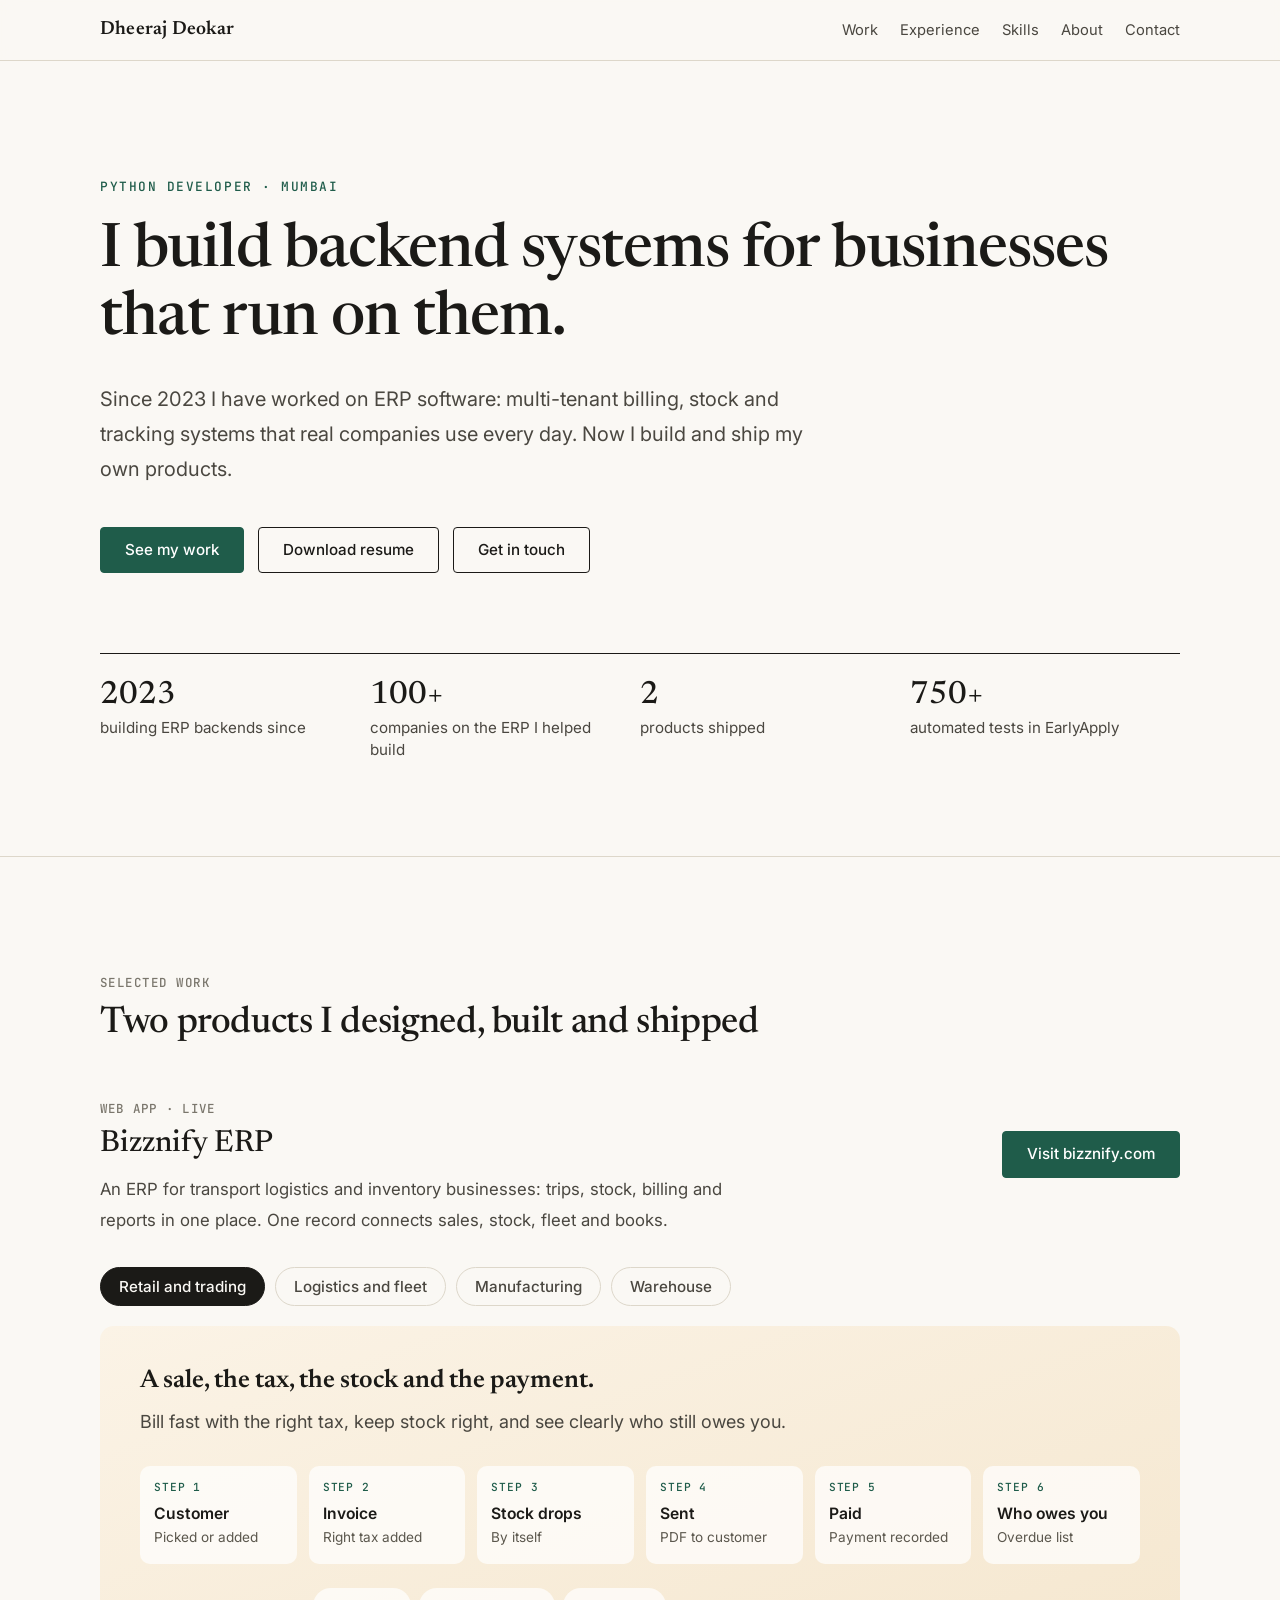
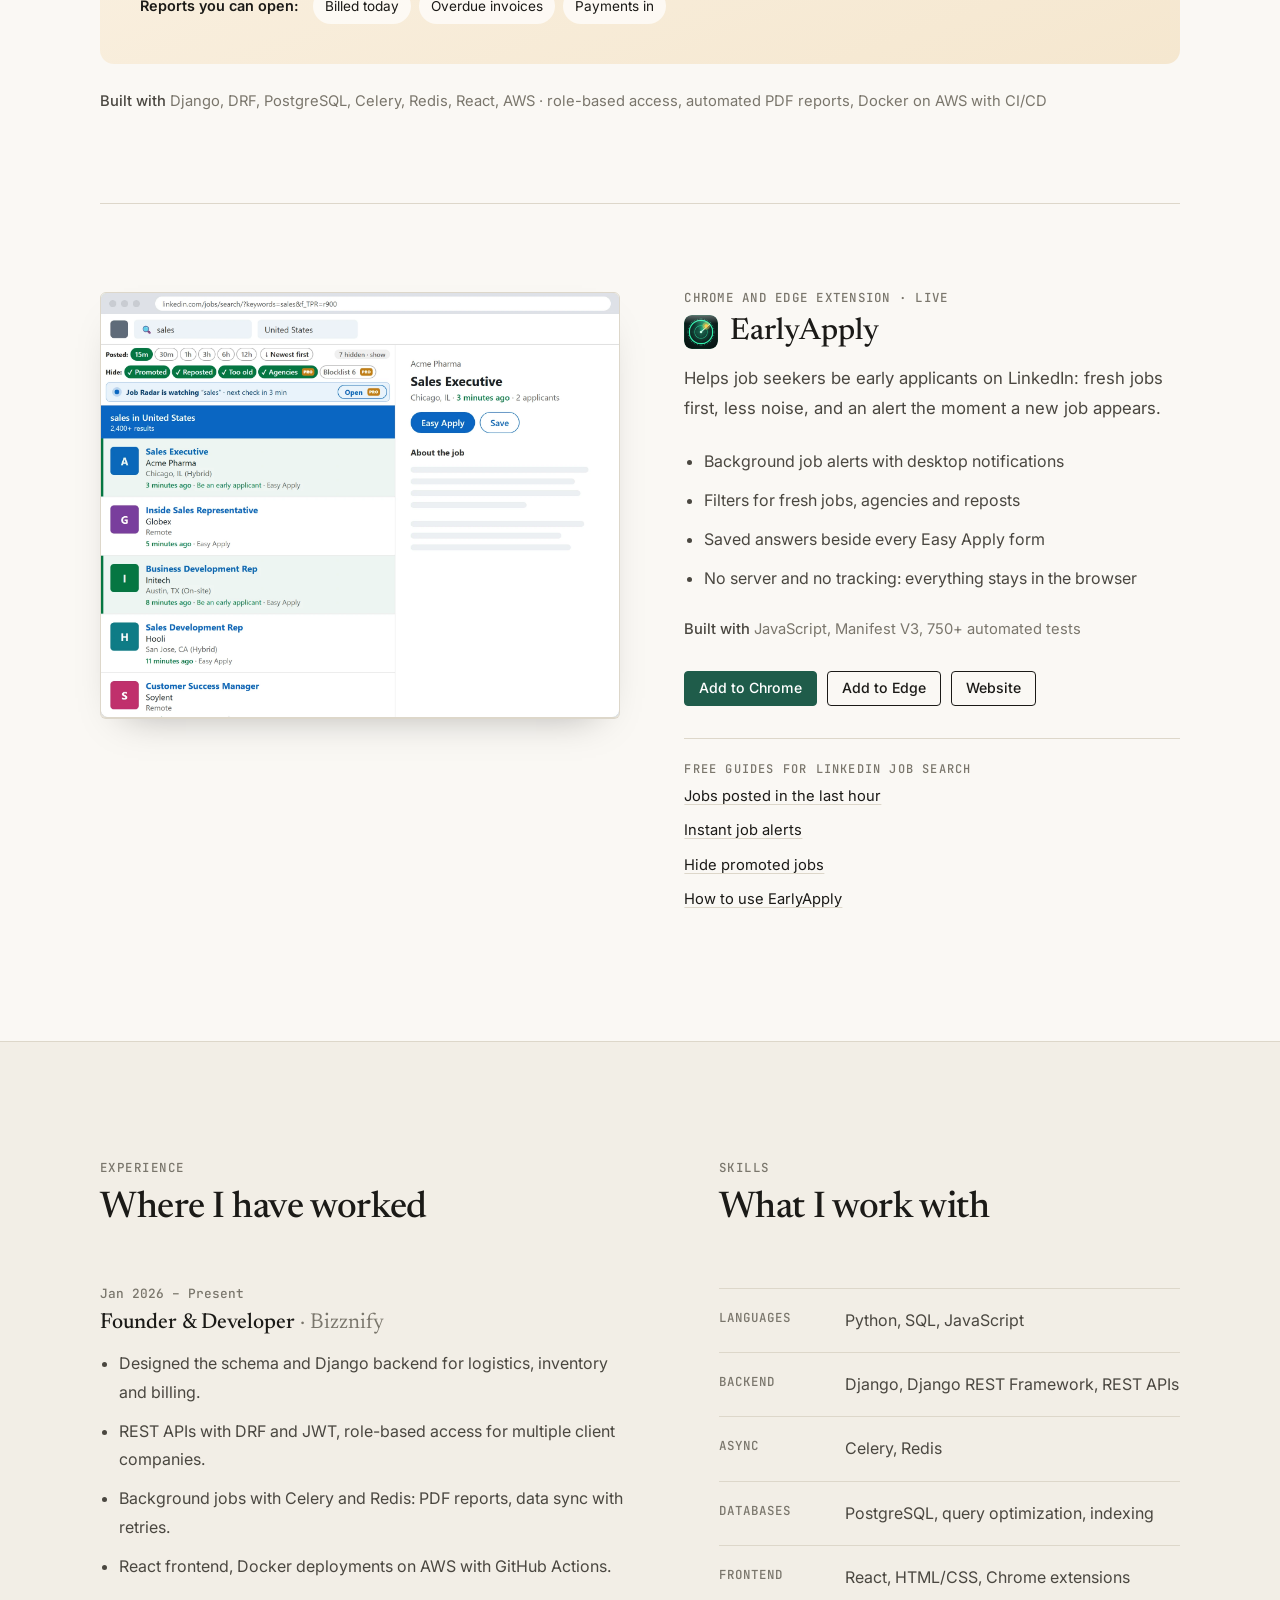
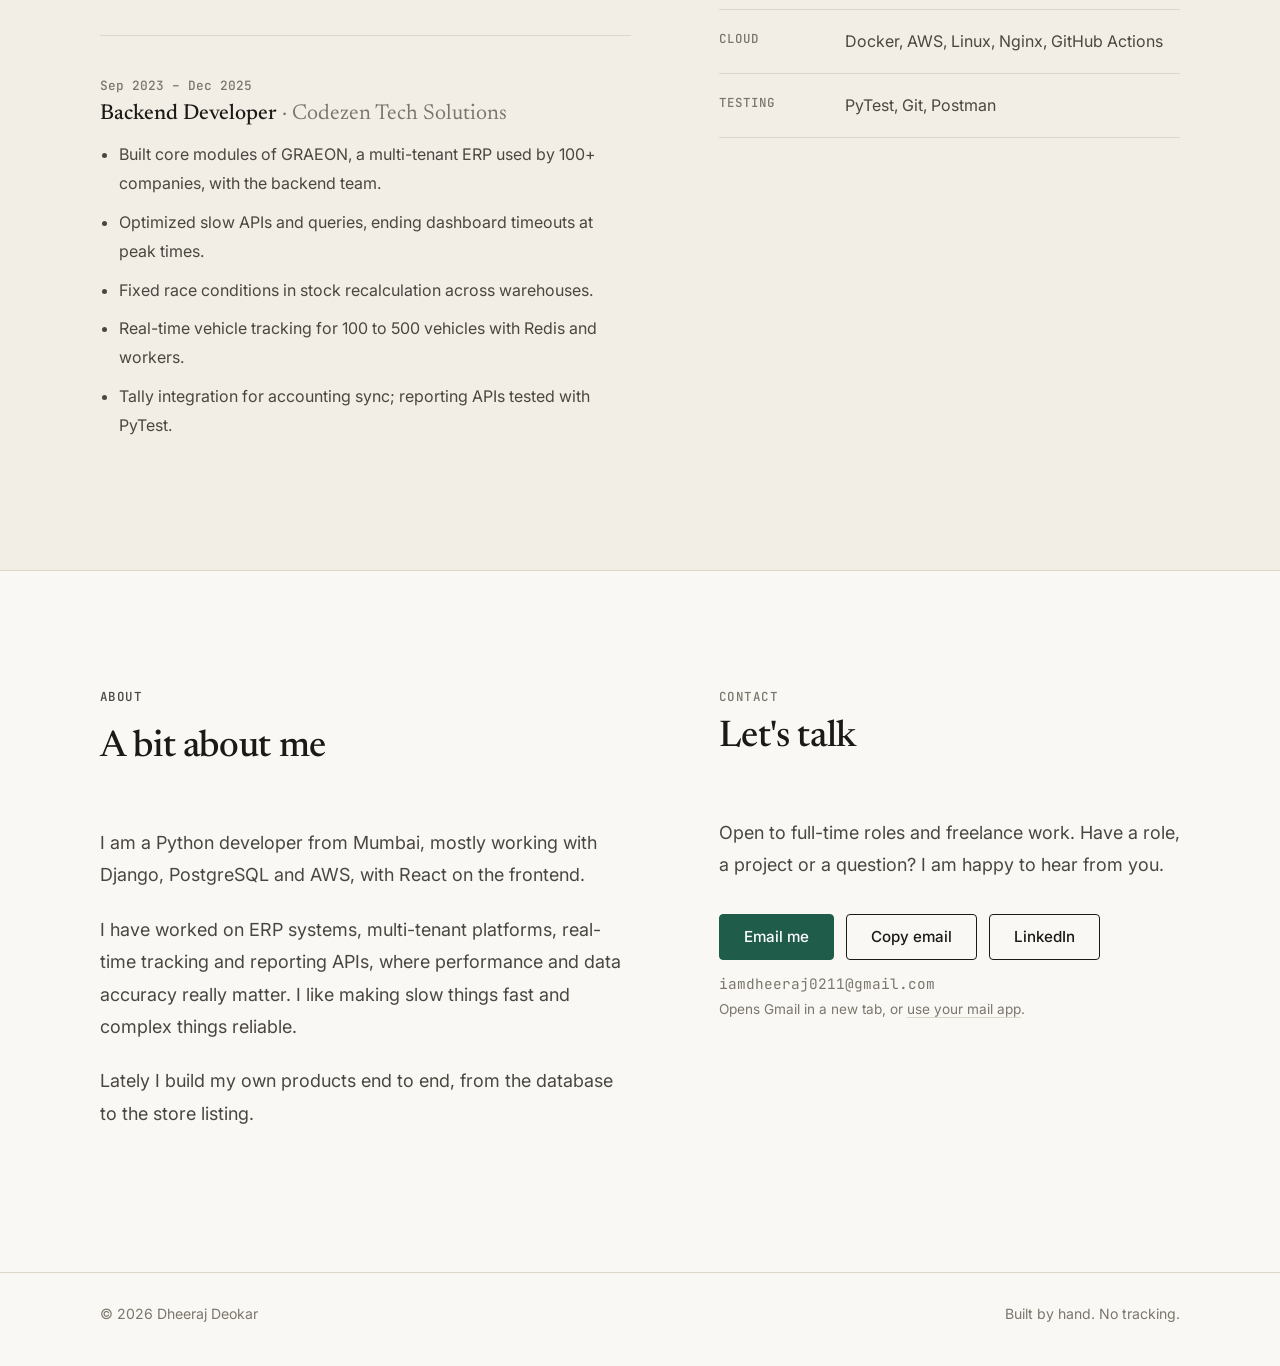
<file: index.html>
<!doctype html>
<html lang="en">
<head>
  <meta charset="utf-8">
  <meta name="viewport" content="width=device-width, initial-scale=1">
  <title>Dheeraj Deokar · Python Developer</title>
  <meta name="description" content="Dheeraj Deokar, Python developer from Mumbai working with Django, PostgreSQL, React and AWS. Builder of EarlyApply and Bizznify.">
  <meta name="theme-color" content="#faf8f4">
  <link rel="icon" href="assets/favicon.svg" type="image/svg+xml">
  <link rel="canonical" href="https://iamdheeraj0211.github.io/">
  <meta property="og:type" content="website">
  <meta property="og:title" content="Dheeraj Deokar · Python Developer">
  <meta property="og:description" content="Python developer working with Django, PostgreSQL, React and AWS. Builder of EarlyApply and Bizznify.">
  <meta property="og:url" content="https://iamdheeraj0211.github.io/">
  <meta property="og:image" content="https://iamdheeraj0211.github.io/assets/og.png">
  <meta name="twitter:card" content="summary_large_image">
  <meta name="twitter:title" content="Dheeraj Deokar · Python Developer">
  <meta name="twitter:description" content="Python developer working with Django, PostgreSQL, React and AWS. Builder of EarlyApply and Bizznify.">
  <meta name="twitter:image" content="https://iamdheeraj0211.github.io/assets/og.png">
  <script type="application/ld+json">
  {"@context":"https://schema.org","@type":"Person","name":"Dheeraj Deokar","url":"https://iamdheeraj0211.github.io/","jobTitle":"Python Developer","address":{"@type":"PostalAddress","addressLocality":"Mumbai","addressCountry":"IN"},"sameAs":["https://www.linkedin.com/in/iamdheeraj0211/"],"knowsAbout":["Python","Django","PostgreSQL","React","AWS"]}
  </script>
  <link rel="preconnect" href="https://fonts.googleapis.com">
  <link rel="preconnect" href="https://fonts.gstatic.com" crossorigin>
  <link href="https://fonts.googleapis.com/css2?family=Inter:wght@400;500;600&family=JetBrains+Mono:wght@400;500&family=Newsreader:opsz,wght@6..72,400;6..72,500;6..72,600&display=swap" rel="stylesheet">
  <link rel="stylesheet" href="styles.css?v=6">
  <script>document.documentElement.classList.add('js');</script>
</head>
<body>
  <a class="skip" href="#main">Skip to content</a>

  <header class="nav" id="top">
    <div class="wrap nav__inner">
      <a class="nav__brand" href="#top" aria-label="Dheeraj Deokar, back to top">Dheeraj Deokar</a>
      <nav aria-label="Sections">
        <ul class="nav__links">
          <li><a href="#products">Work</a></li>
          <li><a href="#experience">Experience</a></li>
          <li><a href="#skills">Skills</a></li>
          <li><a href="#about">About</a></li>
          <li><a href="#contact">Contact</a></li>
        </ul>
      </nav>
    </div>
  </header>

  <main id="main">
    <section class="hero" aria-labelledby="hero-title">
      <div class="wrap">
        <p class="hero__label reveal">Python developer · Mumbai</p>
        <h1 id="hero-title" class="hero__title reveal">I build backend systems for businesses that run on them.</h1>
        <p class="hero__lead reveal">Since 2023 I have worked on ERP software: multi-tenant billing, stock and tracking systems that real companies use every day. Now I build and ship my own products.</p>
        <div class="hero__actions reveal">
          <a class="btn btn--primary" href="#products">See my work</a>
          <a class="btn" href="resume.pdf" download="Dheeraj-Deokar-Resume.pdf" data-resume hidden>Download resume</a>
          <a class="btn" href="#contact">Get in touch</a>
        </div>
        <ul class="facts reveal" aria-label="Highlights">
          <li><strong>2023</strong>building ERP backends since</li>
          <li><strong>100+</strong>companies on the ERP I helped build</li>
          <li><strong>2</strong>products shipped</li>
          <li><strong>750+</strong>automated tests in EarlyApply</li>
        </ul>
      </div>
    </section>

    <section class="section" id="products" aria-labelledby="products-title">
      <div class="wrap">
        <p class="eyebrow reveal">Selected work</p>
        <h2 id="products-title" class="section__title reveal">Two products I designed, built and shipped</h2>

        <article class="work work--solo reveal" aria-labelledby="bz-title">
          <div class="work__head">
            <div>
              <p class="work__kind">Web app · Live</p>
              <h3 id="bz-title" class="work__name">Bizznify ERP</h3>
              <p class="work__lead">An ERP for transport logistics and inventory businesses: trips, stock, billing and reports in one place. One record connects sales, stock, fleet and books.</p>
            </div>
            <a class="btn btn--primary" href="https://www.bizznify.com" rel="noopener">Visit bizznify.com</a>
          </div>
          <div class="ftabs" role="tablist" aria-label="Business type">
          <button type="button" role="tab" id="ft-retail" aria-controls="fp-retail" aria-selected="true">Retail and trading</button>
          <button type="button" role="tab" id="ft-log" aria-controls="fp-log" aria-selected="false">Logistics and fleet</button>
          <button type="button" role="tab" id="ft-mfg" aria-controls="fp-mfg" aria-selected="false">Manufacturing</button>
          <button type="button" role="tab" id="ft-wh" aria-controls="fp-wh" aria-selected="false">Warehouse</button>
          </div>
        <div class="fpanel" id="fp-retail" role="tabpanel" aria-labelledby="ft-retail" style="--t1:#FBF3E6;--t2:#F5E7CF">
          <h4>A sale, the tax, the stock and the payment.</h4>
          <p>Bill fast with the right tax, keep stock right, and see clearly who still owes you.</p>
          <ol class="flow">
            <li><span class="m">step 1</span><span class="t">Customer</span><span class="d">Picked or added</span></li>
            <li><span class="m">step 2</span><span class="t">Invoice</span><span class="d">Right tax added</span></li>
            <li><span class="m">step 3</span><span class="t">Stock drops</span><span class="d">By itself</span></li>
            <li><span class="m">step 4</span><span class="t">Sent</span><span class="d">PDF to customer</span></li>
            <li><span class="m">step 5</span><span class="t">Paid</span><span class="d">Payment recorded</span></li>
            <li><span class="m">step 6</span><span class="t">Who owes you</span><span class="d">Overdue list</span></li>
          </ol>
          <div class="freports"><b>Reports you can open:</b><span>Billed today</span><span>Overdue invoices</span><span>Payments in</span></div>
        </div>
        <div class="fpanel" id="fp-log" role="tabpanel" aria-labelledby="ft-log" style="--t1:#F1EEFB;--t2:#E4DEF6">
          <h4>An order goes out on your own truck.</h4>
          <p>The dispatch, the trip and the freight invoice come from the same record. Nothing is typed twice.</p>
          <ol class="flow">
            <li><span class="m">step 1</span><span class="t">Order in</span><span class="d">Customer orders 6,000 L</span></li>
            <li><span class="m">step 2</span><span class="t">Truck loaded</span><span class="d">Dispatch · stock out</span></li>
            <li><span class="m">step 3</span><span class="t">Trip started</span><span class="d">TRP-00208 · driver assigned</span></li>
            <li><span class="m">step 4</span><span class="t">Delivered</span><span class="d">Proof of delivery</span></li>
            <li><span class="m">step 5</span><span class="t">Billed</span><span class="d">Bill Trip · freight invoice</span></li>
            <li><span class="m">step 6</span><span class="t">Trip completed</span><span class="d">Expense vs revenue</span></li>
          </ol>
          <div class="freports"><b>Reports you can open:</b><span>Cost per KM</span><span>Revenue per trip</span><span>Vehicle documents expiring</span></div>
        </div>
        <div class="fpanel" id="fp-mfg" role="tabpanel" aria-labelledby="ft-mfg" style="--t1:#EAF2FB;--t2:#DCE8F6">
          <h4>An order becomes a product, then a bill.</h4>
          <p>Raw material in, finished goods out, and the real cost of each unit worked out.</p>
          <ol class="flow">
            <li><span class="m">step 1</span><span class="t">Order in</span><span class="d">200 × Grease 5 kg</span></li>
            <li><span class="m">step 2</span><span class="t">Materials checked</span><span class="d">Bill of materials</span></li>
            <li><span class="m">step 3</span><span class="t">Production run</span><span class="d">Run PR-31</span></li>
            <li><span class="m">step 4</span><span class="t">Into stock</span><span class="d">Finished goods +200</span></li>
            <li><span class="m">step 5</span><span class="t">Invoiced</span><span class="d">Tax added</span></li>
            <li><span class="m">step 6</span><span class="t">Cost known</span><span class="d">Cost per unit</span></li>
          </ol>
          <div class="freports"><b>Reports you can open:</b><span>Cost per unit</span><span>Production runs</span><span>Material used</span></div>
        </div>
        <div class="fpanel" id="fp-wh" role="tabpanel" aria-labelledby="ft-wh" style="--t1:#E8F5EF;--t2:#D7EDE3">
          <h4>Goods come in, goods go out, books match.</h4>
          <p>Stock across all your sites, purchase in and sales out, and audits that match the books.</p>
          <ol class="flow">
            <li><span class="m">step 1</span><span class="t">Purchase order</span><span class="d">PO-118 to supplier</span></li>
            <li><span class="m">step 2</span><span class="t">Goods received</span><span class="d">+300 into Site A</span></li>
            <li><span class="m">step 3</span><span class="t">Stock live</span><span class="d">Per warehouse</span></li>
            <li><span class="m">step 4</span><span class="t">Sold</span><span class="d">Invoice · stock out</span></li>
            <li><span class="m">step 5</span><span class="t">Stock audit</span><span class="d">Count vs books</span></li>
            <li><span class="m">step 6</span><span class="t">Matched</span><span class="d">Gaps explained</span></li>
          </ol>
          <div class="freports"><b>Reports you can open:</b><span>Stock by warehouse</span><span>Stock audit</span><span>Goods received</span></div>
        </div>
          <p class="work__built"><b>Built with</b> Django, DRF, PostgreSQL, Celery, Redis, React, AWS · role-based access, automated PDF reports, Docker on AWS with CI/CD</p>
        </article>

        <article class="work reveal" aria-labelledby="ea-title">
          <div class="work__media">
            <img src="assets/earlyapply-1.webp" width="880" height="720" alt="EarlyApply on a LinkedIn job search: time filters, hide toggles and highlighted fresh jobs" loading="lazy">
          </div>
          <div class="work__text">
            <p class="work__kind">Chrome and Edge extension · Live</p>
            <h3 id="ea-title" class="work__name"><img src="assets/earlyapply-logo.png" width="34" height="34" alt="">EarlyApply</h3>
            <p class="work__lead">Helps job seekers be early applicants on LinkedIn: fresh jobs first, less noise, and an alert the moment a new job appears.</p>
            <ul class="work__list">
              <li>Background job alerts with desktop notifications</li>
              <li>Filters for fresh jobs, agencies and reposts</li>
              <li>Saved answers beside every Easy Apply form</li>
              <li>No server and no tracking: everything stays in the browser</li>
            </ul>
            <p class="work__built"><b>Built with</b> JavaScript, Manifest V3, 750+ automated tests</p>
            <div class="work__links">
              <a class="btn btn--small btn--primary" href="https://chromewebstore.google.com/detail/mdnefacoafkpdmbnjdaijlgahjnebgbo" rel="noopener">Add to Chrome</a>
              <a class="btn btn--small" href="https://microsoftedge.microsoft.com/addons/detail/hnjfgommfnihplmlicjdfkheokdmnnep" rel="noopener">Add to Edge</a>
              <a class="btn btn--small" href="https://iamdheeraj0211.github.io/earlyapply/">Website</a>
            </div>
            <div class="guides">
              <p>Free guides for LinkedIn job search</p>
              <ul>
                <li><a href="https://iamdheeraj0211.github.io/earlyapply/linkedin-jobs-posted-last-hour.html">Jobs posted in the last hour</a></li>
                <li><a href="https://iamdheeraj0211.github.io/earlyapply/linkedin-instant-job-alerts.html">Instant job alerts</a></li>
                <li><a href="https://iamdheeraj0211.github.io/earlyapply/hide-promoted-reposted-jobs-linkedin.html">Hide promoted jobs</a></li>
                <li><a href="https://iamdheeraj0211.github.io/earlyapply/how-to-use-earlyapply.html">How to use EarlyApply</a></li>
              </ul>
            </div>
          </div>
        </article>
      </div>
    </section>

    <section class="section section--alt" aria-label="Experience and skills">
      <div class="wrap split">
        <div id="experience">
          <p class="eyebrow reveal">Experience</p>
          <h2 class="section__title reveal">Where I have worked</h2>
          <div class="job reveal">
            <p class="job__when">Jan 2026 – Present</p>
            <h3>Founder &amp; Developer <span>· Bizznify</span></h3>
            <ul>
              <li>Designed the schema and Django backend for logistics, inventory and billing.</li>
              <li>REST APIs with DRF and JWT, role-based access for multiple client companies.</li>
              <li>Background jobs with Celery and Redis: PDF reports, data sync with retries.</li>
              <li>React frontend, Docker deployments on AWS with GitHub Actions.</li>
            </ul>
          </div>
          <div class="job reveal">
            <p class="job__when">Sep 2023 – Dec 2025</p>
            <h3>Backend Developer <span>· Codezen Tech Solutions</span></h3>
            <ul>
              <li>Built core modules of GRAEON, a multi-tenant ERP used by 100+ companies, with the backend team.</li>
              <li>Optimized slow APIs and queries, ending dashboard timeouts at peak times.</li>
              <li>Fixed race conditions in stock recalculation across warehouses.</li>
              <li>Real-time vehicle tracking for 100 to 500 vehicles with Redis and workers.</li>
              <li>Tally integration for accounting sync; reporting APIs tested with PyTest.</li>
            </ul>
          </div>
        </div>

        <div id="skills">
          <p class="eyebrow reveal">Skills</p>
          <h2 class="section__title reveal">What I work with</h2>
          <dl class="stack reveal">
            <div><dt>Languages</dt><dd>Python, SQL, JavaScript</dd></div>
            <div><dt>Backend</dt><dd>Django, Django REST Framework, REST APIs</dd></div>
            <div><dt>Async</dt><dd>Celery, Redis</dd></div>
            <div><dt>Databases</dt><dd>PostgreSQL, query optimization, indexing</dd></div>
            <div><dt>Frontend</dt><dd>React, HTML/CSS, Chrome extensions</dd></div>
            <div><dt>Cloud</dt><dd>Docker, AWS, Linux, Nginx, GitHub Actions</dd></div>
            <div><dt>Testing</dt><dd>PyTest, Git, Postman</dd></div>
          </dl>
        </div>
      </div>
    </section>

    <section class="section" aria-label="About and contact">
      <div class="wrap split">
        <div id="about" class="about">
          <p class="eyebrow reveal">About</p>
          <h2 class="section__title reveal">A bit about me</h2>
          <div class="reveal">
            <p>I am a Python developer from Mumbai, mostly working with Django, PostgreSQL and AWS, with React on the frontend.</p>
            <p>I have worked on ERP systems, multi-tenant platforms, real-time tracking and reporting APIs, where performance and data accuracy really matter. I like making slow things fast and complex things reliable.</p>
            <p>Lately I build my own products end to end, from the database to the store listing.</p>
          </div>
        </div>

        <div id="contact" class="reveal">
          <p class="eyebrow">Contact</p>
          <h2 class="section__title">Let's talk</h2>
          <p class="contact__line">Open to full-time roles and freelance work. Have a role, a project or a question? I am happy to hear from you.</p>
          <div class="contact__actions">
            <a class="btn btn--primary" href="https://mail.google.com/mail/?view=cm&amp;fs=1&amp;to=iamdheeraj0211@gmail.com&amp;su=Hello%20Dheeraj" target="_blank" rel="noopener">Email me</a>
            <button class="btn" type="button" data-copy="iamdheeraj0211@gmail.com">Copy email</button>
            <a class="btn" href="https://www.linkedin.com/in/iamdheeraj0211/" rel="noopener">LinkedIn</a>
          </div>
          <p class="contact__email">iamdheeraj0211@gmail.com <span class="copied" role="status" aria-live="polite"></span></p>
          <p class="contact__alt">Opens Gmail in a new tab, or <a href="mailto:iamdheeraj0211@gmail.com?subject=Hello%20Dheeraj">use your mail app</a>.</p>
        </div>
      </div>
    </section>
  </main>

  <footer class="footer">
    <div class="wrap footer__inner">
      <p>© <span data-year>2026</span> Dheeraj Deokar</p>
      <p>Built by hand. No tracking.</p>
    </div>
  </footer>

  <script src="main.js?v=3"></script>
</body>
</html>
</file>
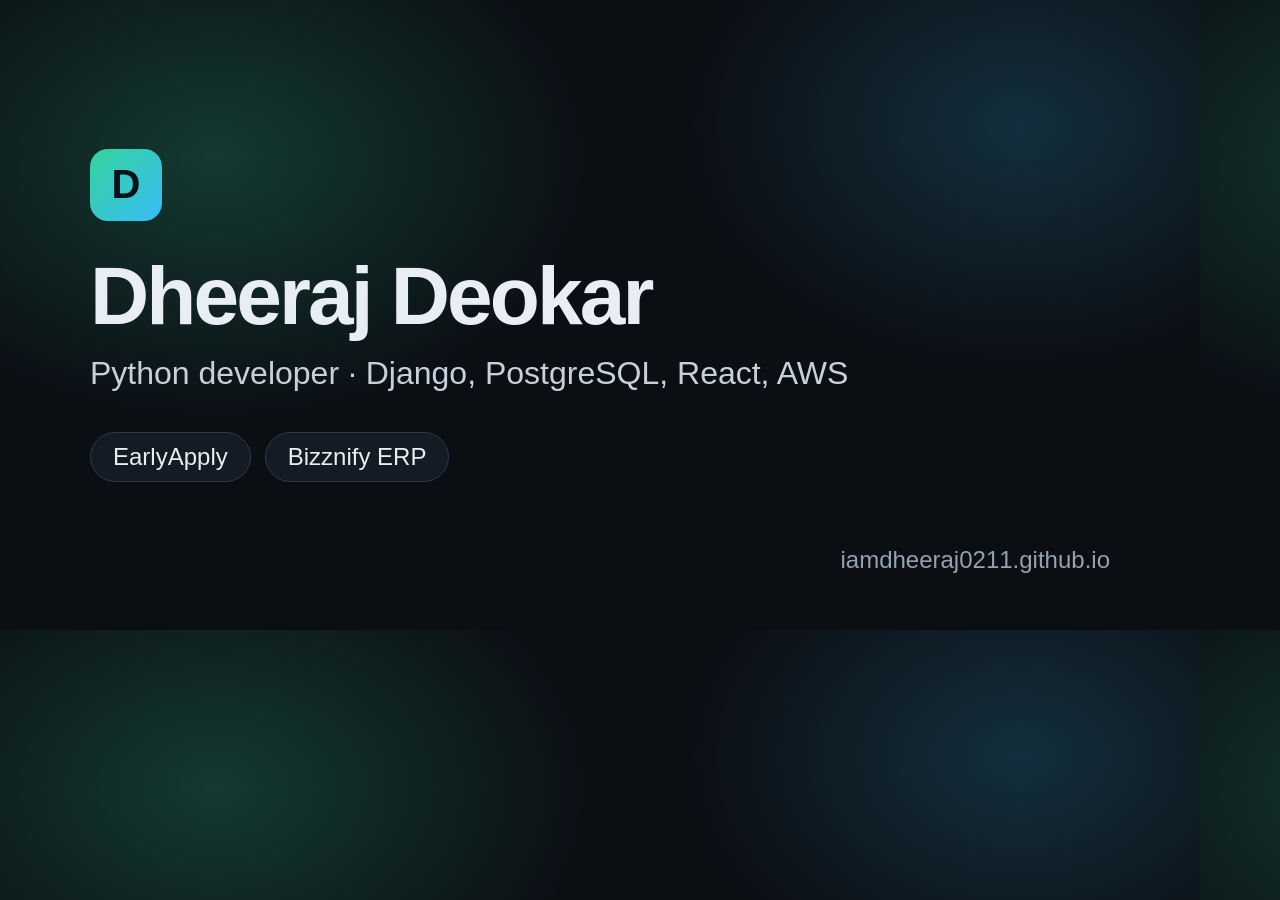
<file: tools/og.html>
<!doctype html>
<html>
<head>
<meta charset="utf-8">
<title>og image</title>
<!-- Social preview image (1200x630), rendered by tools/capture.js into assets/og.png. -->
<style>
  html, body { margin: 0; width: 1200px; height: 630px; overflow: hidden; }
  body {
    position: relative;
    display: flex; flex-direction: column; justify-content: center;
    padding: 0 90px; box-sizing: border-box;
    background:
      radial-gradient(45% 60% at 18% 25%, rgba(52, 211, 153, 0.22), transparent 70%),
      radial-gradient(40% 55% at 85% 20%, rgba(56, 189, 248, 0.18), transparent 70%),
      #0b0f14;
    color: #e8eef4;
    font-family: Inter, "Segoe UI", Arial, sans-serif;
  }
  .mark { width: 72px; height: 72px; border-radius: 18px; display: grid; place-items: center; font-size: 40px; font-weight: 800; color: #04121c; background: linear-gradient(135deg, #34d399, #38bdf8); }
  h1 { margin: 34px 0 0; font-size: 82px; letter-spacing: -0.035em; line-height: 1; }
  p { margin: 18px 0 0; font-size: 32px; color: #c6d1dc; }
  .tags { display: flex; gap: 14px; margin-top: 40px; }
  .tags span { padding: 10px 22px; border-radius: 999px; border: 1px solid #2b3a4c; background: #131b24; font-size: 24px; }
  .url { position: absolute; right: 90px; bottom: 56px; font-size: 24px; color: #93a1b0; }
</style>
</head>
<body>
  <div class="mark">D</div>
  <h1>Dheeraj Deokar</h1>
  <p>Python developer · Django, PostgreSQL, React, AWS</p>
  <div class="tags"><span>EarlyApply</span><span>Bizznify ERP</span></div>
  <div class="url">iamdheeraj0211.github.io</div>
</body>
</html>
</file>
<file: styles.css>
/* Portfolio styles. WHAT: calm, editorial look (paper, ink, one accent). WHY: look like a working engineer, not a template. */
:root {
  --bg: #faf8f4;
  --bg-alt: #f2eee6;
  --ink: #1b1a17;
  --ink-2: #4a4740;
  --ink-3: #7a766c;
  --line: #ddd7ca;
  --accent: #1f5c4a;
  --accent-ink: #ffffff;
  --serif: "Newsreader", Georgia, "Times New Roman", serif;
  --sans: "Inter", system-ui, -apple-system, "Segoe UI", sans-serif;
  --mono: "JetBrains Mono", ui-monospace, Consolas, monospace;
}
@media (prefers-color-scheme: dark) {
  :root {
    --bg: #15140f; --bg-alt: #1c1a14; --ink: #efeade; --ink-2: #b9b3a4; --ink-3: #8a8474;
    --line: #34312a; --accent: #7fc4aa; --accent-ink: #10201a;
  }
}
*, *::before, *::after { box-sizing: border-box; }
html { scroll-behavior: smooth; scroll-padding-top: 72px; }
body { margin: 0; background: var(--bg); color: var(--ink); font: 18px/1.8 var(--sans); -webkit-font-smoothing: antialiased; }
img { max-width: 100%; height: auto; display: block; }
a { color: inherit; text-decoration-color: var(--line); text-underline-offset: 3px; text-decoration-thickness: 1px; }
a:hover { text-decoration-color: var(--accent); color: var(--accent); }
.wrap { width: min(1080px, 100% - 48px); margin-inline: auto; }
.skip { position: absolute; left: -999px; top: 8px; background: var(--ink); color: var(--bg); padding: 8px 12px; z-index: 10; }
.skip:focus { left: 8px; }
:focus-visible { outline: 2px solid var(--accent); outline-offset: 3px; }

/* Header */
.nav { position: sticky; top: 0; z-index: 5; background: color-mix(in srgb, var(--bg) 92%, transparent); backdrop-filter: blur(8px); border-bottom: 1px solid var(--line); }
.nav__inner { display: flex; align-items: center; justify-content: space-between; gap: 16px; height: 60px; }
.nav__brand { font-family: var(--serif); font-size: 1.2rem; font-weight: 600; text-decoration: none; letter-spacing: .01em; }
.nav__links { display: flex; gap: 22px; list-style: none; margin: 0; padding: 0; font-size: .92rem; }
.nav__links a { text-decoration: none; color: var(--ink-2); padding: 4px 0; border-bottom: 1px solid transparent; }
.nav__links a:hover, .nav__links a.is-active { color: var(--ink); border-bottom-color: var(--accent); }

/* Hero */
.hero { padding: 120px 0 96px; }
.hero__label { font: 500 .8rem/1 var(--mono); letter-spacing: .12em; text-transform: uppercase; color: var(--accent); margin: 0 0 24px; }
.hero__title { font: 500 clamp(2.2rem, 5.2vw, 3.8rem)/1.12 var(--serif); letter-spacing: -.015em; margin: 0 0 28px; max-width: 18em; }
.hero__lead { font-size: 1.25rem; line-height: 1.75; color: var(--ink-2); max-width: 36em; margin: 0 0 40px; }
.hero__actions { display: flex; flex-wrap: wrap; gap: 14px; margin-bottom: 80px; }
.btn { display: inline-block; padding: 13px 24px; border: 1px solid var(--ink); border-radius: 4px; font: 500 .95rem/1.2 var(--sans); text-decoration: none; color: var(--ink); background: transparent; cursor: pointer; }
.btn:hover { background: var(--ink); color: var(--bg); }
.btn--primary { background: var(--accent); border-color: var(--accent); color: var(--accent-ink); }
.btn--primary:hover { background: var(--ink); border-color: var(--ink); color: var(--bg); }
.btn--small { padding: 8px 14px; font-size: .88rem; }
.btn[hidden] { display: none; }
.facts { display: grid; grid-template-columns: repeat(4, 1fr); gap: 0; margin: 0; padding: 0; list-style: none; border-top: 1px solid var(--ink); }
.facts li { padding: 24px 24px 0 0; font-size: .95rem; color: var(--ink-2); line-height: 1.4; }
.facts strong { display: block; font: 500 2rem/1.1 var(--serif); color: var(--ink); margin-bottom: 4px; }

/* Sections */
.section { padding: 120px 0; border-top: 1px solid var(--line); }
.section--alt { background: var(--bg-alt); }
.eyebrow { font: 500 .78rem/1 var(--mono); letter-spacing: .12em; text-transform: uppercase; color: var(--ink-3); margin: 0 0 12px; }
.section__title { font: 500 clamp(1.7rem, 3.4vw, 2.3rem)/1.2 var(--serif); letter-spacing: -.01em; margin: 0 0 56px; max-width: 22em; line-height: 1.25; }

/* Work */
.work { display: grid; grid-template-columns: 1.05fr 1fr; gap: 64px; align-items: start; padding: 0 0 88px; }
.work--solo { display: block; }
.work__head { display: flex; justify-content: space-between; align-items: flex-start; gap: 32px; margin-bottom: 32px; }
.work__head .work__lead { max-width: 40em; margin-bottom: 0; }
.work__head .btn { flex: none; margin-top: 28px; }
.work--solo .ftabs { margin-bottom: 20px; }
.work--solo .work__built { margin: 24px 0 0; }
.work + .work { padding-top: 88px; border-top: 1px solid var(--line); }
.work:last-child { padding-bottom: 0; }
.work__media img { border: 1px solid var(--line); border-radius: 6px; box-shadow: 0 1px 0 var(--line), 0 18px 40px -24px rgba(0,0,0,.35); }
.work__kind { font: 500 .78rem/1 var(--mono); letter-spacing: .1em; text-transform: uppercase; color: var(--ink-3); margin: 0 0 10px; }
.badge { margin-left: 8px; padding: 3px 8px; border: 1px solid var(--accent); color: var(--accent); border-radius: 3px; font-size: .7rem; letter-spacing: .06em; }
.work__name { font: 500 1.9rem/1.2 var(--serif); margin: 0 0 12px; display: flex; align-items: center; gap: 12px; }
.work__name img { width: 34px; height: 34px; border-radius: 8px; }
.work__lead { color: var(--ink-2); margin: 0 0 24px; font-size: 1.05rem; }
.work__list { margin: 0 0 24px; padding-left: 1.2em; color: var(--ink-2); font-size: 1rem; }
.work__list li { margin-bottom: 10px; }
.work__built { font-size: .92rem; color: var(--ink-3); margin: 0 0 28px; }
.work__built b { font-weight: 500; color: var(--ink-2); }
.work__links { display: flex; flex-wrap: wrap; gap: 10px; }
.guides { margin-top: 32px; padding-top: 24px; border-top: 1px solid var(--line); font-size: .92rem; }
.guides p { margin: 0 0 8px; font: 500 .75rem/1 var(--mono); letter-spacing: .1em; text-transform: uppercase; color: var(--ink-3); }
.guides ul { list-style: none; margin: 0; padding: 0; }
.guides li { margin-bottom: 8px; }

/* Bizznify flows: tabs + 6-step cards per business type */
.flows { margin-top: 24px; padding-top: 72px; border-top: 1px solid var(--line); }
.flows__title { font: 500 clamp(1.5rem, 3vw, 2rem)/1.25 var(--serif); margin: 0 0 32px; max-width: 24em; }
.ftabs { display: flex; flex-wrap: wrap; gap: 10px; margin-bottom: 20px; }
.ftabs button { font: 500 .95rem/1 var(--sans); padding: 11px 18px; border: 1px solid var(--line); border-radius: 999px; background: transparent; color: var(--ink-2); cursor: pointer; }
.ftabs button:hover { border-color: var(--ink); color: var(--ink); }
.ftabs button[aria-selected="true"] { background: var(--ink); border-color: var(--ink); color: var(--bg); }
.fpanel { border-radius: 14px; padding: 40px; background: linear-gradient(160deg, var(--t1), var(--t2)); color: #1b1a17; }
.fpanel[hidden] { display: none; }
.fpanel h4 { font: 600 1.6rem/1.25 var(--serif); margin: 0 0 8px; }
.fpanel > p { margin: 0 0 28px; color: #4a4740; max-width: 40em; }
.flow { list-style: none; margin: 0 0 24px; padding: 0; display: grid; grid-template-columns: repeat(6, 1fr); gap: 12px; }
.flow li { background: rgba(255,255,255,.72); border-radius: 10px; padding: 16px 14px; display: flex; flex-direction: column; gap: 4px; }
.flow .m { font: 500 .7rem/1 var(--mono); letter-spacing: .08em; text-transform: uppercase; color: #1f5c4a; margin-bottom: 6px; }
.flow .t { font-weight: 600; font-size: .98rem; line-height: 1.3; }
.flow .d { font-size: .85rem; color: #5b574d; line-height: 1.45; }
.freports { display: flex; flex-wrap: wrap; align-items: center; gap: 8px; font-size: .9rem; }
.freports b { font-weight: 600; margin-right: 6px; }
.freports span { background: rgba(255,255,255,.72); padding: 6px 12px; border-radius: 999px; font-size: .85rem; }
@media (max-width: 960px) { .flow { grid-template-columns: repeat(3, 1fr); } }
@media (max-width: 820px) { .work__head { flex-direction: column; gap: 16px; } .work__head .btn { margin-top: 0; } .fpanel { padding: 24px 18px; } .flow { grid-template-columns: repeat(2, 1fr); } .flows { padding-top: 48px; } }

/* Experience + skills */
.split { display: grid; grid-template-columns: 1.15fr 1fr; gap: 88px; }
.job { padding: 0 0 44px; margin-bottom: 44px; border-bottom: 1px solid var(--line); }
.job:last-child { border-bottom: 0; margin-bottom: 0; padding-bottom: 0; }
.job__when { font: 500 .8rem/1 var(--mono); color: var(--ink-3); margin: 0 0 8px; }
.job h3 { font: 500 1.35rem/1.3 var(--serif); margin: 0 0 12px; }
.job h3 span { color: var(--ink-3); font-weight: 400; }
.job ul { margin: 0; padding-left: 1.2em; color: var(--ink-2); font-size: 1rem; }
.job li { margin-bottom: 10px; }
.stack { margin: 0; }
.stack div { display: grid; grid-template-columns: 110px 1fr; gap: 16px; padding: 18px 0; border-top: 1px solid var(--line); }
.stack div:last-child { border-bottom: 1px solid var(--line); }
.stack dt { font: 500 .78rem/1.7 var(--mono); letter-spacing: .08em; text-transform: uppercase; color: var(--ink-3); }
.stack dd { margin: 0; color: var(--ink-2); font-size: 1rem; line-height: 1.7; }

/* About + contact */
.about p { color: var(--ink-2); max-width: 34em; margin: 0 0 22px; }
.contact__line { color: var(--ink-2); max-width: 30em; margin: 0 0 32px; }
.contact__actions { display: flex; flex-wrap: wrap; gap: 12px; margin-bottom: 14px; }
.contact__email { font: .9rem var(--mono); color: var(--ink-3); margin: 0 0 4px; }
.contact__alt { font-size: .85rem; color: var(--ink-3); margin: 0; }
.copied { color: var(--accent); margin-left: 8px; }
.footer { border-top: 1px solid var(--line); padding: 28px 0 40px; font-size: .88rem; color: var(--ink-3); }
.footer__inner { display: flex; justify-content: space-between; flex-wrap: wrap; gap: 8px; }
.footer p { margin: 0; }

/* Scroll reveal: subtle, and only when JS runs */
.js .reveal { opacity: 0; transform: translateY(10px); transition: opacity .5s ease, transform .5s ease; }
.js .reveal.is-in { opacity: 1; transform: none; }
@media (prefers-reduced-motion: reduce) { .js .reveal { opacity: 1; transform: none; transition: none; } html { scroll-behavior: auto; } }

@media (max-width: 820px) {
  body { font-size: 16px; }
  .hero { padding: 64px 0 48px; }
  .facts { grid-template-columns: 1fr 1fr; }
  .facts li { padding-bottom: 18px; }
  .work, .split { grid-template-columns: 1fr; gap: 32px; }
  .nav__links li:nth-child(n+2):not(:last-child) { display: none; }
  .section { padding: 72px 0; }
  .stack div { grid-template-columns: 90px 1fr; }
}
</file>
